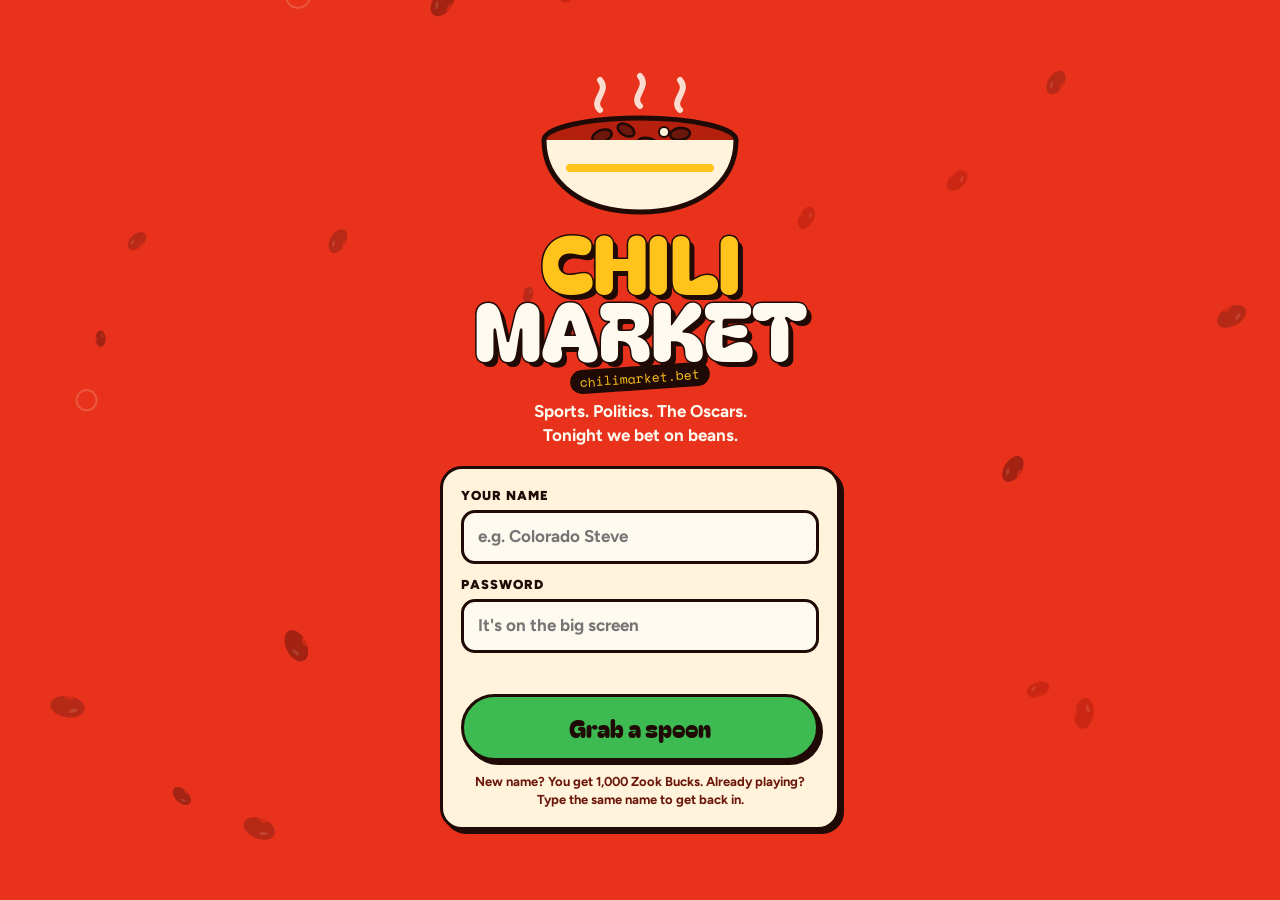
<file: index.html>
<!doctype html>
<html lang="en">
<head>
<meta charset="utf-8">
<meta name="viewport" content="width=device-width, initial-scale=1, viewport-fit=cover">
<meta name="theme-color" content="#e8321b">
<meta name="apple-mobile-web-app-capable" content="yes">
<meta name="apple-mobile-web-app-status-bar-style" content="black-translucent">
<title>Chili Market</title>
<meta name="description" content="The official sportsbook of the Chili Cook Off. Tonight we bet on beans.">
<link rel="icon" href="data:image/svg+xml,%3Csvg xmlns='http://www.w3.org/2000/svg' viewBox='0 0 24 24'%3E%3Cpath d='M14.2 5.2c2.6-.6 4.6 1.4 4.2 4.1-.8 5.6-6.8 11.6-14.6 12.4-1 .1-1.4-1-.6-1.6 4.6-3.4 6.8-7.8 7.4-11.2.3-1.9 1.6-3.3 3.6-3.7z' fill='%23e8321b' stroke='%231f0a05' stroke-width='1.6'/%3E%3Cpath d='M13 6.5c1.3-1.4 3.6-1.5 4.6-.3' fill='none' stroke='%233dbb52' stroke-width='2.2' stroke-linecap='round'/%3E%3C/svg%3E">
<link rel="preconnect" href="https://fonts.googleapis.com">
<link rel="preconnect" href="https://fonts.gstatic.com" crossorigin>
<link rel="stylesheet" href="https://fonts.googleapis.com/css2?family=Bagel+Fat+One&family=Figtree:wght@500;700;800;900&family=Space+Mono:wght@700&display=swap">
<link rel="stylesheet" href="css/styles.css">
</head>
<body>
<svg width="0" height="0" style="position:absolute" aria-hidden="true">
  <symbol id="pepper" viewBox="0 0 24 24">
    <path d="M15.5 3.5c1.2-1 2.4-1.3 3.4-1" fill="none" stroke="#3dbb52" stroke-width="2.4" stroke-linecap="round"/>
    <path d="M14.2 5.2c2.6-.6 4.6 1.4 4.2 4.1-.8 5.6-6.8 11.6-14.6 12.4-1 .1-1.4-1-.6-1.6 4.6-3.4 6.8-7.8 7.4-11.2.3-1.9 1.6-3.3 3.6-3.7z" fill="#e8321b" stroke="#1f0a05" stroke-width="1.6"/>
    <path d="M13 6.5c1.3-1.4 3.6-1.5 4.6-.3" fill="none" stroke="#3dbb52" stroke-width="2.2" stroke-linecap="round"/>
  </symbol>
</svg>
<canvas id="pot" aria-hidden="true"></canvas>

<!-- LOGIN -->
<main id="loginView" class="wrap login">
  <form class="login-card" id="loginForm" autocomplete="off">
    <div class="hero">
      <svg class="bowl" viewBox="0 0 220 150" aria-hidden="true">
        <g class="steam"><path d="M70 40c-10-10 10-18 0-30"/><path d="M110 36c-10-10 10-18 0-30"/><path d="M150 40c-10-10 10-18 0-30"/></g>
        <ellipse cx="110" cy="70" rx="96" ry="22" fill="#b51f0e" stroke="#1f0a05" stroke-width="5"/>
        <g fill="#6b170b" stroke="#1f0a05" stroke-width="2.5">
          <ellipse cx="72" cy="66" rx="10" ry="6" transform="rotate(-20 72 66)"/><ellipse cx="118" cy="74" rx="10" ry="6" transform="rotate(15 118 74)"/>
          <ellipse cx="150" cy="64" rx="10" ry="6" transform="rotate(-8 150 64)"/><ellipse cx="96" cy="60" rx="9" ry="5.5" transform="rotate(30 96 60)"/>
        </g>
        <circle cx="134" cy="62" r="5" fill="#fff3dc" stroke="#1f0a05" stroke-width="2"/>
        <path d="M128 76c6-4 14-4 18 0" stroke="#3dbb52" stroke-width="5" stroke-linecap="round" fill="none"/>
        <path d="M14 70c0 44 40 72 96 72s96-28 96-72" fill="#fff3dc" stroke="#1f0a05" stroke-width="5"/>
        <path d="M40 98h140" stroke="#ffc31c" stroke-width="8" stroke-linecap="round"/>
      </svg>
      <h1><span class="wobble" data-word="CHILI"></span><br><span class="wobble row2" data-word="MARKET"></span></h1>
      <span class="tld">chilimarket.bet</span>
      <p>Sports. Politics. The Oscars. Tonight we bet on beans.</p>
    </div>
    <div class="panel">
      <div class="field"><label for="u">Your name</label><input id="u" autocapitalize="words" autocorrect="off" autocomplete="nickname" spellcheck="false" maxlength="24" placeholder="e.g. Colorado Steve"></div>
      <div class="field"><label for="p">Password</label><input id="p" type="password" autocomplete="off" autocapitalize="none" placeholder="It's on the big screen"></div>
      <p class="err" id="err" role="alert"></p>
      <button class="btn-big" id="loginBtn" type="submit">Grab a spoon</button>
      <p class="login-note">New name? You get 1,000 Zook Bucks. Already playing? Type the same name to get back in.</p>
    </div>
    <div class="demo-flag" id="demoFlag" hidden>Demo mode · bets stay on this phone · any name · password chili</div>
  </form>
</main>

<!-- APP -->
<div id="appView" hidden>
  <div class="wrap" id="appWrap">
    <header class="top">
      <div class="top-row">
        <div class="logo">Chili<br>Market</div>
        <div class="bank" id="bankPill"><div class="coin">Z</div><div><small>Zook Bucks</small><b class="num" id="bank">0</b></div></div>
      </div>
      <div class="tabs" role="tablist">
        <button class="tab" role="tab" data-tab="menu" aria-selected="true">The Menu</button>
        <button class="tab" role="tab" data-tab="bowl" aria-selected="false">My Bowl<span class="count" id="betCount" hidden>0</span></button>
        <button class="tab" role="tab" data-tab="hot" aria-selected="false">Hot List</button>
      </div>
    </header>
    <section id="tab-menu"></section>
    <section id="tab-bowl" hidden></section>
    <section id="tab-hot" hidden></section>
    <div class="whoami"><span id="whoami"></span><button id="logout" type="button">Log out</button></div>
  </div>
  <div class="ladle" id="ladle" hidden>
    <div class="ladle-in">
      <svg class="steam" viewBox="0 0 120 44" aria-hidden="true"><g class="steam"><path d="M30 42c-8-8 8-14 0-24"/><path d="M60 42c-8-8 8-14 0-24"/><path d="M90 42c-8-8 8-14 0-24"/></g></svg>
      <div class="ladle-h"><b>Your Ladle</b><button id="clearSlip" type="button">Dump it</button></div>
      <div class="ladle-pick" id="slipPick"></div>
      <div class="stake">
        <input id="stake" inputmode="numeric" pattern="[0-9]*" enterkeyhint="done" placeholder="Amount">
        <button class="spoon" data-add="50" type="button">+50</button>
        <button class="spoon" data-add="100" type="button">+100</button>
        <button class="spoon" data-add="all" type="button">ALL IN</button>
      </div>
      <div class="payout"><span>Could win</span><b id="toWin">0</b></div>
      <button class="btn-ladle" id="place" type="button" disabled>Ladle it in</button>
    </div>
  </div>
</div>
<div class="toast" id="toast" hidden></div>

<script src="js/config.js"></script>
<script src="js/demo-data.js"></script>
<script src="js/api.js"></script>
<script src="js/pot.js"></script>
<script src="js/app.js"></script>
</body>
</html>
</file>
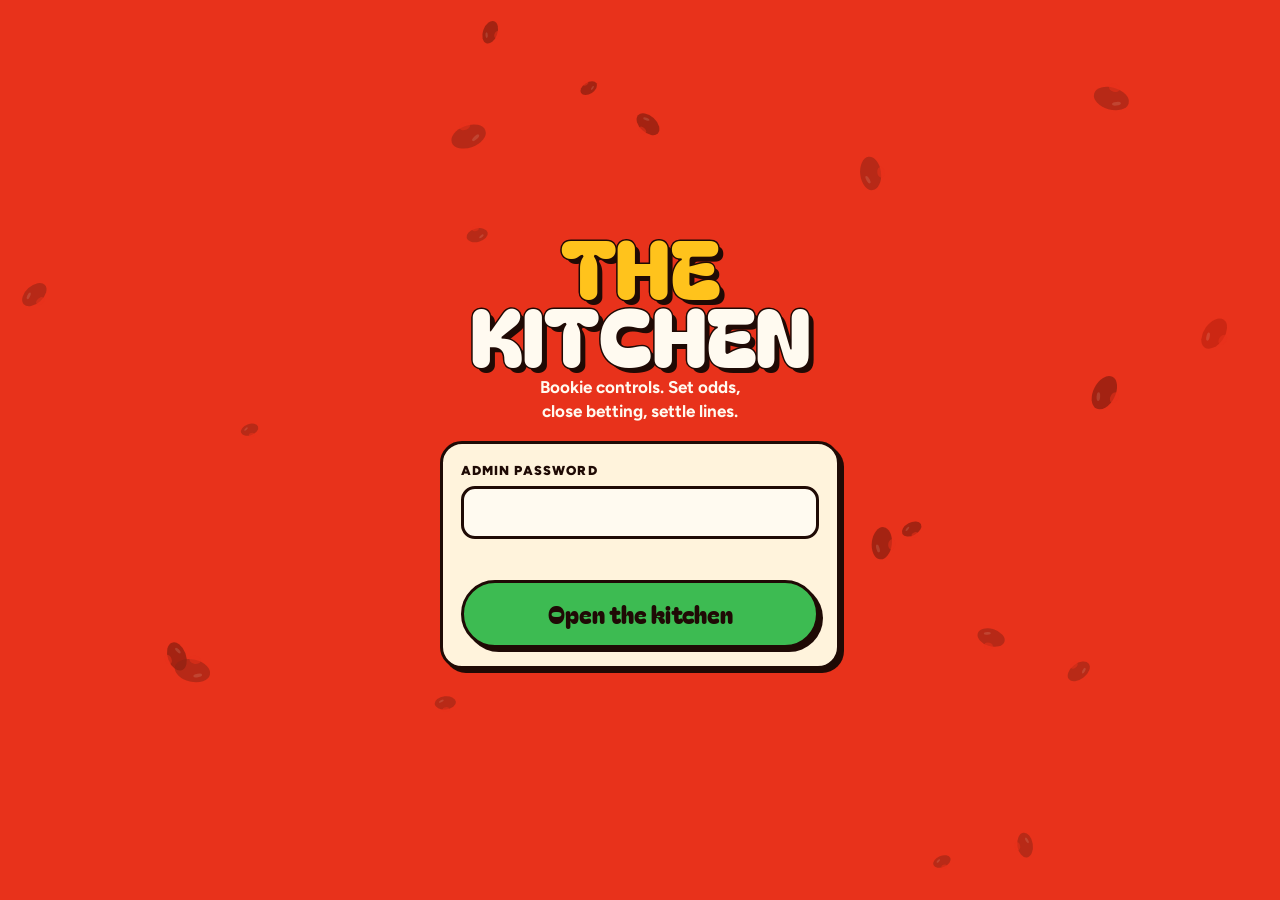
<file: admin.html>
<!doctype html>
<html lang="en">
<head>
<meta charset="utf-8">
<meta name="viewport" content="width=device-width, initial-scale=1, viewport-fit=cover">
<meta name="theme-color" content="#e8321b">
<meta name="robots" content="noindex">
<title>Chili Market Kitchen</title>
<link rel="preconnect" href="https://fonts.googleapis.com">
<link rel="preconnect" href="https://fonts.gstatic.com" crossorigin>
<link rel="stylesheet" href="https://fonts.googleapis.com/css2?family=Bagel+Fat+One&family=Figtree:wght@500;700;800;900&family=Space+Mono:wght@700&display=swap">
<link rel="stylesheet" href="css/styles.css">
</head>
<body>
<canvas id="pot" aria-hidden="true"></canvas>

<main id="gate" class="wrap login">
  <form class="login-card" id="gateForm">
    <div class="hero">
      <h1><span class="wobble" data-word="THE"></span><br><span class="wobble row2" data-word="KITCHEN"></span></h1>
      <p>Bookie controls. Set odds, close betting, settle lines.</p>
    </div>
    <div class="panel">
      <div class="field"><label for="apw">Admin password</label><input id="apw" type="password" autocomplete="current-password"></div>
      <p class="err" id="gateErr" role="alert"></p>
      <button class="btn-big" type="submit">Open the kitchen</button>
    </div>
    <div class="demo-flag" id="demoFlag" hidden>Demo mode · admin password is changeme</div>
  </form>
</main>

<div id="kitchen" class="wrap" hidden>
  <header class="top">
    <div class="top-row">
      <div class="logo">The<br>Kitchen</div>
      <div class="btns"><a class="abtn" href="./" style="text-decoration:none;color:inherit;display:grid;place-items:center">Player view</a></div>
    </div>
    <div class="tabs" role="tablist">
      <button class="tab" role="tab" data-tab="lines" aria-selected="true">Lines</button>
      <button class="tab" role="tab" data-tab="new" aria-selected="false">New line</button>
      <button class="tab" role="tab" data-tab="players" aria-selected="false">Players</button>
    </div>
  </header>
  <section id="tab-lines" class="admin-grid"></section>
  <section id="tab-new" hidden></section>
  <section id="tab-players" hidden></section>
  <div class="whoami"><span>Tip: settling and deleting need two taps.</span><button id="lock" type="button">Lock kitchen</button></div>
</div>
<div class="toast" id="toast" hidden></div>

<script src="js/config.js"></script>
<script src="js/demo-data.js"></script>
<script src="js/api.js"></script>
<script src="js/pot.js"></script>
<script src="js/admin.js"></script>
</body>
</html>
</file>
<file: css/styles.css>
/* Chili Market
   Layout: a phone-width pot of chili. Sauce-red ground with beans bubbling up behind;
   every bet is a chunky cream "bowl" with ink outlines and hard offset shadows.
   Deliberately a single bright look (no dark mode). */
:root{
  --sauce:#e8321b; --sauce-deep:#b51f0e; --bean:#6b170b; --bean-lite:#8f2414;
  --cream:#fff3dc; --cream-2:#ffe6bd; --ink:#1f0a05;
  --cheese:#ffc31c; --jalapeno:#3dbb52; --sour:#fffaf0;
  --display:"Bagel Fat One", "Arial Black", Impact, sans-serif;
  --body:"Figtree", system-ui, -apple-system, "Segoe UI", sans-serif;
  --mono:"Space Mono", ui-monospace, Menlo, monospace;
  --pop:4px 4px 0 var(--ink);
  color-scheme:light;
}
*{box-sizing:border-box;-webkit-tap-highlight-color:transparent}
[hidden]{display:none!important}
html{-webkit-text-size-adjust:100%;padding-top:env(safe-area-inset-top,0px);padding-bottom:env(safe-area-inset-bottom,0px)}
body{margin:0;background:var(--sauce);color:var(--ink);font-family:var(--body);font-size:15px;line-height:1.4;min-height:100vh;min-height:100dvh;overscroll-behavior-y:none}
body::before{content:"";position:fixed;inset:0 0 auto;height:env(safe-area-inset-top,0px);z-index:10;background:var(--sauce)}
#pot{position:fixed;inset:0;width:100%;height:100%;z-index:0;pointer-events:none}
.wrap{position:relative;z-index:1;max-width:540px;margin:0 auto;padding-block:0 150px;
  padding-left:max(16px,env(safe-area-inset-left,0px));padding-right:max(16px,env(safe-area-inset-right,0px))}
button{font:inherit;color:inherit;cursor:pointer;touch-action:manipulation}
button:focus-visible,input:focus-visible,select:focus-visible,textarea:focus-visible{outline:3px solid var(--cheese);outline-offset:3px}
.num{font-family:var(--mono);font-variant-numeric:tabular-nums}
.pep{width:1em;height:1em;vertical-align:-.12em}

/* wobbly title */
.wobble{display:inline-flex;flex-wrap:wrap;justify-content:center}
.wobble span{display:inline-block;animation:bob 2.4s ease-in-out infinite;animation-delay:calc(var(--i) * -.18s)}
@keyframes bob{0%,100%{transform:translateY(0) rotate(-3deg)}50%{transform:translateY(-6px) rotate(3deg)}}

/* login */
.login{min-height:100vh;min-height:100dvh;display:grid;place-items:center;padding-block:28px}
.login-card{width:100%;max-width:400px;display:grid;gap:18px}
.hero{text-align:center;display:grid;justify-items:center;gap:6px}
.hero svg.bowl{width:min(220px,62vw);height:auto;overflow:visible}
.steam path{fill:none;stroke:var(--sour);stroke-width:6;stroke-linecap:round;opacity:.85;animation:steam 2.6s ease-in-out infinite}
.steam path:nth-child(2){animation-delay:-.9s}.steam path:nth-child(3){animation-delay:-1.7s}
@keyframes steam{0%{transform:translateY(8px);opacity:0}40%{opacity:.9}100%{transform:translateY(-22px);opacity:0}}
.hero h1{font-family:var(--display);font-weight:400;font-size:clamp(54px,17vw,82px);line-height:.82;margin:0;color:var(--cheese);
  -webkit-text-stroke:3px var(--ink);paint-order:stroke fill;text-shadow:5px 5px 0 var(--ink);letter-spacing:-.01em}
.hero h1 .row2{color:var(--sour)}
.hero .tld{font-family:var(--mono);background:var(--ink);color:var(--cheese);padding:3px 10px;border-radius:999px;font-size:13px;transform:rotate(-4deg)}
.hero p{margin:4px 0 0;color:var(--sour);font-weight:700;font-size:17px;max-width:30ch;text-wrap:balance}
.panel{background:var(--cream);border:3px solid var(--ink);border-radius:22px;box-shadow:var(--pop);padding:18px;display:grid;gap:12px}
.field{display:grid;gap:5px;min-width:0}
.field label{font-weight:900;font-size:13px;text-transform:uppercase;letter-spacing:.08em}
.field input,.field select,.field textarea{background:var(--sour);border:3px solid var(--ink);border-radius:14px;padding:12px 14px;font:inherit;font-size:17px;font-weight:700;color:var(--ink);width:100%;min-width:0}
.err{color:var(--sauce-deep);font-weight:800;min-height:1.2em;margin:0;font-size:14px}
.btn-big{background:var(--jalapeno);border:3px solid var(--ink);border-radius:999px;padding:14px;font-family:var(--display);font-size:24px;color:var(--ink);box-shadow:var(--pop);transition:transform .08s}
.btn-big:active{transform:translate(3px,3px);box-shadow:1px 1px 0 var(--ink)}
.btn-big:disabled{opacity:.6}
.login-note{margin:0;text-align:center;font-weight:700;font-size:13px;color:var(--bean)}
.hint{text-align:center;font-family:var(--mono);font-size:12px;color:var(--sour)}
.demo-flag{background:var(--ink);color:var(--cheese);font-family:var(--mono);font-size:12px;text-align:center;padding:6px 10px;border-radius:12px}

/* header */
.top{position:sticky;top:env(safe-area-inset-top,0px);z-index:5;padding-block:10px 8px;background:var(--sauce);box-shadow:0 10px 12px -8px rgba(31,10,5,.35)}
.top-row{display:flex;align-items:center;justify-content:space-between;gap:10px}
.logo{font-family:var(--display);font-size:30px;line-height:.85;color:var(--cheese);-webkit-text-stroke:2px var(--ink);paint-order:stroke fill;text-shadow:3px 3px 0 var(--ink)}
.bank{background:var(--cheese);border:3px solid var(--ink);border-radius:999px;box-shadow:3px 3px 0 var(--ink);padding:5px 14px 5px 8px;display:flex;align-items:center;gap:8px;transform:rotate(2deg)}
.bank .coin{width:30px;height:30px;border-radius:50%;background:var(--bean);border:2.5px solid var(--ink);display:grid;place-items:center;color:var(--cheese);font-family:var(--display);font-size:15px}
.bank small{display:block;font-weight:900;font-size:9px;letter-spacing:.14em;text-transform:uppercase;line-height:1}
.bank b{font-family:var(--mono);font-size:19px;line-height:1.1}
.bank.bump{animation:bump .5s}
@keyframes bump{30%{transform:rotate(-6deg) scale(1.12)}}
.tabs{display:flex;gap:8px;margin:12px 0 4px}
.tab{flex:1;background:var(--cream);border:3px solid var(--ink);border-radius:14px;padding:9px 4px;font-weight:900;font-size:14px;box-shadow:3px 3px 0 var(--ink);min-height:44px}
.tab[aria-selected="true"]{background:var(--ink);color:var(--cheese);box-shadow:none;transform:translate(3px,3px)}
.tab .count{font-family:var(--mono);background:var(--sauce);color:var(--sour);border-radius:9px;padding:0 6px;font-size:11px;margin-left:4px}
.whoami{display:flex;justify-content:space-between;align-items:center;margin-top:8px;color:var(--sour);font-weight:800;font-size:13px}
.whoami button{background:none;border:0;color:var(--sour);text-decoration:underline;font-weight:800;min-height:32px}

/* lines */
.course{margin:22px 0 10px;display:flex;align-items:center;gap:10px;flex-wrap:wrap}
.course h2{margin:0;font-family:var(--display);font-weight:400;font-size:30px;color:var(--sour);-webkit-text-stroke:2px var(--ink);paint-order:stroke fill;text-shadow:3px 3px 0 var(--ink);line-height:1}
.course span{font-weight:900;font-size:11px;letter-spacing:.12em;text-transform:uppercase;background:var(--ink);color:var(--cream);padding:3px 8px;border-radius:999px;transform:rotate(-3deg)}
.bowls{display:grid;gap:16px}
.bowl-card{background:var(--cream);border:3px solid var(--ink);border-radius:22px 22px 34px 34px;box-shadow:var(--pop);padding:14px 14px 16px;display:grid;gap:10px;position:relative}
.bowl-card:nth-child(odd){transform:rotate(-.6deg)}
.bowl-card:nth-child(even){transform:rotate(.5deg)}
.heat{display:flex;align-items:center;gap:6px;font-weight:900;font-size:11px;letter-spacing:.1em;text-transform:uppercase}
.heat .peps{display:flex;gap:1px;font-size:17px}
.heat .peps .off{opacity:.18}
.line-no{margin-left:auto;font-family:var(--mono);font-size:11px;letter-spacing:.04em;background:var(--ink);color:var(--cheese);border-radius:8px;padding:2px 8px;white-space:nowrap}
/* line number: its own column on the left of every bet */
.bowl-card{grid-template-columns:72px minmax(0,1fr);column-gap:12px}
.bowl-card > :not(.line-tag):not(.sticker){grid-column:2}
.bowl-card > .picks:not(.line-tag):not(.sticker),.bowl-card > .opts:not(.line-tag):not(.sticker){grid-column:1 / -1}
.bowl-card > .q:not(.line-tag):not(.sticker){align-self:center}
.line-tag{grid-column:1;grid-row:1;align-self:start;display:grid;justify-items:center;width:72px;font-family:var(--display);font-size:27px;line-height:1;color:var(--cheese);background:var(--ink);border-radius:12px;padding:7px 8px 8px;transform:rotate(-3deg);box-shadow:2px 2px 0 var(--sauce)}
.line-tag small{font-family:var(--body);font-weight:900;font-size:10px;letter-spacing:.14em;text-transform:uppercase;color:var(--cream);margin-bottom:3px}
.scoop .line-no{margin:0 4px 0 0;vertical-align:2px}
.q{font-weight:900;font-size:18px;line-height:1.2;text-wrap:balance}
.picks{display:grid;grid-template-columns:1fr 1fr;gap:10px}
.bean-btn{position:relative;display:flex;flex-direction:column;align-items:center;background:var(--bean-lite);color:var(--sour);border:3px solid var(--ink);
  border-radius:48% 52% 46% 54% / 60% 58% 42% 40%;padding:10px 6px;box-shadow:3px 3px 0 var(--ink);min-height:62px;min-width:0;transition:transform .12s}
.bean-btn:nth-child(2){border-radius:54% 46% 52% 48% / 42% 40% 60% 58%;background:var(--bean)}
.bean-btn .lab{font-weight:900;font-size:15px;max-width:100%;overflow:hidden;text-overflow:ellipsis;white-space:nowrap}
.bean-btn .odds{font-family:var(--mono);font-size:16px;color:var(--cheese)}
@media (hover:hover){.bean-btn:hover{transform:rotate(-3deg) scale(1.03)}}
.bean-btn[aria-pressed="true"]{background:var(--jalapeno);color:var(--ink);transform:rotate(-2deg) scale(1.04)}
.bean-btn[aria-pressed="true"] .odds{color:var(--ink)}
.opts{display:grid;gap:8px}
.opt-btn{display:flex;justify-content:space-between;align-items:center;gap:10px;background:var(--sour);border:3px solid var(--ink);border-radius:999px;padding:9px 16px;min-height:48px;box-shadow:2px 2px 0 var(--ink);text-align:left;transition:transform .12s}
.opt-btn .lab{font-weight:900;font-size:15px;line-height:1.2;min-width:0;overflow-wrap:anywhere}
.opt-btn .odds{font-family:var(--mono);font-size:15px;color:var(--sauce-deep);flex:none}
@media (hover:hover){.opt-btn:hover{transform:translateX(3px)}}
.opt-btn[aria-pressed="true"]{background:var(--jalapeno);transform:translateX(3px)}
.opt-btn[aria-pressed="true"] .odds{color:var(--ink)}
.opt-btn.won{background:var(--cheese)}
.bowl-card.closed .opts{pointer-events:none}
.bowl-card.closed .opt-btn:not(.won){opacity:.55}
.note{font-size:13px;font-weight:700;color:var(--bean);background:var(--cream-2);border-radius:12px;padding:7px 10px;border:2px dashed var(--bean-lite)}
.note b{font-family:var(--mono);font-size:10.5px;letter-spacing:.06em;display:block;color:var(--sauce-deep)}
.bowl-card.closed .picks{pointer-events:none;opacity:.55}
.sticker{position:absolute;top:-12px;right:12px;background:var(--jalapeno);border:3px solid var(--ink);border-radius:999px;padding:2px 10px;font-weight:900;font-size:12px;text-transform:uppercase;transform:rotate(6deg);box-shadow:2px 2px 0 var(--ink)}
.sticker.locked{background:var(--cheese)}
.sticker.void{background:var(--cream-2)}

/* ladle (bet slip) */
.ladle{position:fixed;left:0;right:0;bottom:0;z-index:8;display:flex;justify-content:center;pointer-events:none;
  padding:0 max(12px,env(safe-area-inset-right,0px)) calc(12px + env(safe-area-inset-bottom,0px)) max(12px,env(safe-area-inset-left,0px))}
.ladle-in{pointer-events:auto;width:100%;max-width:516px;background:var(--cheese);border:3px solid var(--ink);border-radius:26px 26px 40px 40px;box-shadow:0 -6px 0 var(--ink), 0 10px 40px rgba(31,10,5,.5);padding:14px 16px 16px;display:grid;grid-template-columns:minmax(0,1fr);gap:10px;position:relative;animation:slosh .35s ease-out}
@keyframes slosh{from{transform:translateY(40px) rotate(-2deg)}to{transform:none}}
.ladle-in .steam{position:absolute;left:50%;top:-44px;width:120px;height:44px;transform:translateX(-50%)}
.ladle-in .steam path{stroke:var(--cheese)}
.ladle-h{display:flex;justify-content:space-between;align-items:center}
.ladle-h b{font-family:var(--display);font-size:24px;font-weight:400}
.ladle-h button{background:none;border:0;font-weight:800;text-decoration:underline;min-height:36px}
.ladle-pick{font-weight:900;font-size:16px;line-height:1.25}
.ladle-pick small{display:block;font-weight:700;font-size:13px;opacity:.75}
.stake{display:flex;gap:6px;min-width:0}
.stake input{flex:1;min-width:0;width:0;background:var(--sour);border:3px solid var(--ink);border-radius:14px;padding:10px 12px;font-family:var(--mono);font-size:20px;color:var(--ink)}
.spoon{background:var(--cream);border:3px solid var(--ink);border-radius:12px;padding:0 10px;font-weight:900;font-size:13px;min-height:48px;box-shadow:2px 2px 0 var(--ink)}
.spoon:active{transform:translate(2px,2px);box-shadow:none}
.payout{display:flex;justify-content:space-between;align-items:baseline;font-weight:800}
.payout b{font-family:var(--mono);font-size:22px}
.btn-ladle{background:var(--sauce);color:var(--sour);border:3px solid var(--ink);border-radius:999px;padding:12px;font-family:var(--display);font-size:24px;box-shadow:var(--pop)}
.btn-ladle:disabled{opacity:.5;cursor:not-allowed;box-shadow:none}

/* my bowl */
.empty{background:var(--cream);border:3px dashed var(--ink);border-radius:22px;padding:30px 18px;text-align:center;font-weight:800;margin-top:16px}
.scoop{background:var(--cream);border:3px solid var(--ink);border-radius:18px;box-shadow:var(--pop);padding:12px 14px;display:grid;grid-template-columns:1fr auto;gap:8px 12px;position:relative;overflow:hidden}
.scoop+.scoop{margin-top:12px}
.scoop .sq{font-weight:900;min-width:0}
.scoop .sd{font-size:13px;font-weight:700;color:var(--bean)}
.scoop .amt{text-align:right;font-family:var(--mono);font-size:12px}
.scoop .amt b{display:block;font-size:16px}
.splat{display:inline-block;margin-top:8px;font-family:var(--display);font-size:20px;padding:2px 14px;border:3px solid var(--ink);border-radius:999px;transform:rotate(-6deg)}
.splat.won{background:var(--jalapeno)}.splat.lost{background:var(--sauce);color:var(--sour)}.splat.void{background:var(--cream-2)}

/* hot list */
.hot{display:grid;gap:10px;margin-top:16px}
.hot-row{display:grid;grid-template-columns:44px 1fr;gap:10px;align-items:center}
.rank{width:44px;height:44px;border-radius:50%;background:var(--cream);border:3px solid var(--ink);display:grid;place-items:center;font-family:var(--display);font-size:20px;box-shadow:2px 2px 0 var(--ink)}
.hot-row:first-child .rank{background:var(--cheese)}
.bar{position:relative;background:var(--cream);border:3px solid var(--ink);border-radius:14px;overflow:hidden;min-height:48px;display:flex;align-items:center;justify-content:space-between;padding:0 12px;gap:8px;min-width:0}
.bar .fill{position:absolute;inset:0 auto 0 0;background:repeating-linear-gradient(-45deg,var(--cheese) 0 10px,#ffb000 10px 20px);border-right:3px solid var(--ink)}
.bar span,.bar b{position:relative;z-index:1}
.bar span{font-weight:900;white-space:nowrap;overflow:hidden;text-overflow:ellipsis;min-width:0}
.bar b{font-family:var(--mono);font-size:15px}
.hot-row.me .bar{outline:3px solid var(--sour);outline-offset:2px}
.foot{text-align:center;font-family:var(--mono);font-size:11px;color:var(--sour);margin-top:14px}

.toast{position:fixed;left:50%;top:calc(90px + env(safe-area-inset-top,0px));transform:translateX(-50%) rotate(-3deg);background:var(--jalapeno);border:3px solid var(--ink);box-shadow:var(--pop);font-family:var(--display);font-size:20px;padding:6px 18px;border-radius:999px;z-index:20;max-width:calc(100vw - 32px);text-align:center}
.toast.bad{background:var(--cream);color:var(--sauce-deep)}

/* admin */
.admin-grid{display:grid;gap:14px}
.row2col{display:grid;grid-template-columns:1fr 1fr;gap:8px}
.row3col{display:grid;grid-template-columns:2fr 1fr;gap:8px}
.admin-card{background:var(--cream);border:3px solid var(--ink);border-radius:18px;box-shadow:var(--pop);padding:14px;display:grid;gap:10px}
.admin-card .field input,.admin-card .field select,.admin-card .field textarea{font-size:16px;padding:9px 11px;border-radius:10px}
.admin-card .field label{font-size:11px}
.tally{font-family:var(--mono);font-size:12px;background:var(--cream-2);border-radius:10px;padding:6px 10px}
.btns{display:flex;flex-wrap:wrap;gap:8px}
.abtn{background:var(--cream);border:3px solid var(--ink);border-radius:12px;padding:8px 12px;font-weight:900;font-size:14px;min-height:44px;box-shadow:2px 2px 0 var(--ink)}
.abtn:active{transform:translate(2px,2px);box-shadow:none}
.abtn.go{background:var(--jalapeno)}.abtn.warn{background:var(--cheese)}.abtn.bad{background:var(--sauce);color:var(--sour)}
.abtn.armed{outline:3px solid var(--ink);outline-offset:2px;animation:bump .4s}
.status{font-weight:900;font-size:12px;text-transform:uppercase;letter-spacing:.08em}
.plist{display:grid;gap:6px}
.prow{display:flex;justify-content:space-between;align-items:center;gap:8px;font-weight:800;border-bottom:2px dashed var(--cream-2);padding-bottom:6px}
.prow .num{font-size:13px}

@media (prefers-reduced-motion:reduce){*{animation:none!important;transition:none!important}}
</file>
